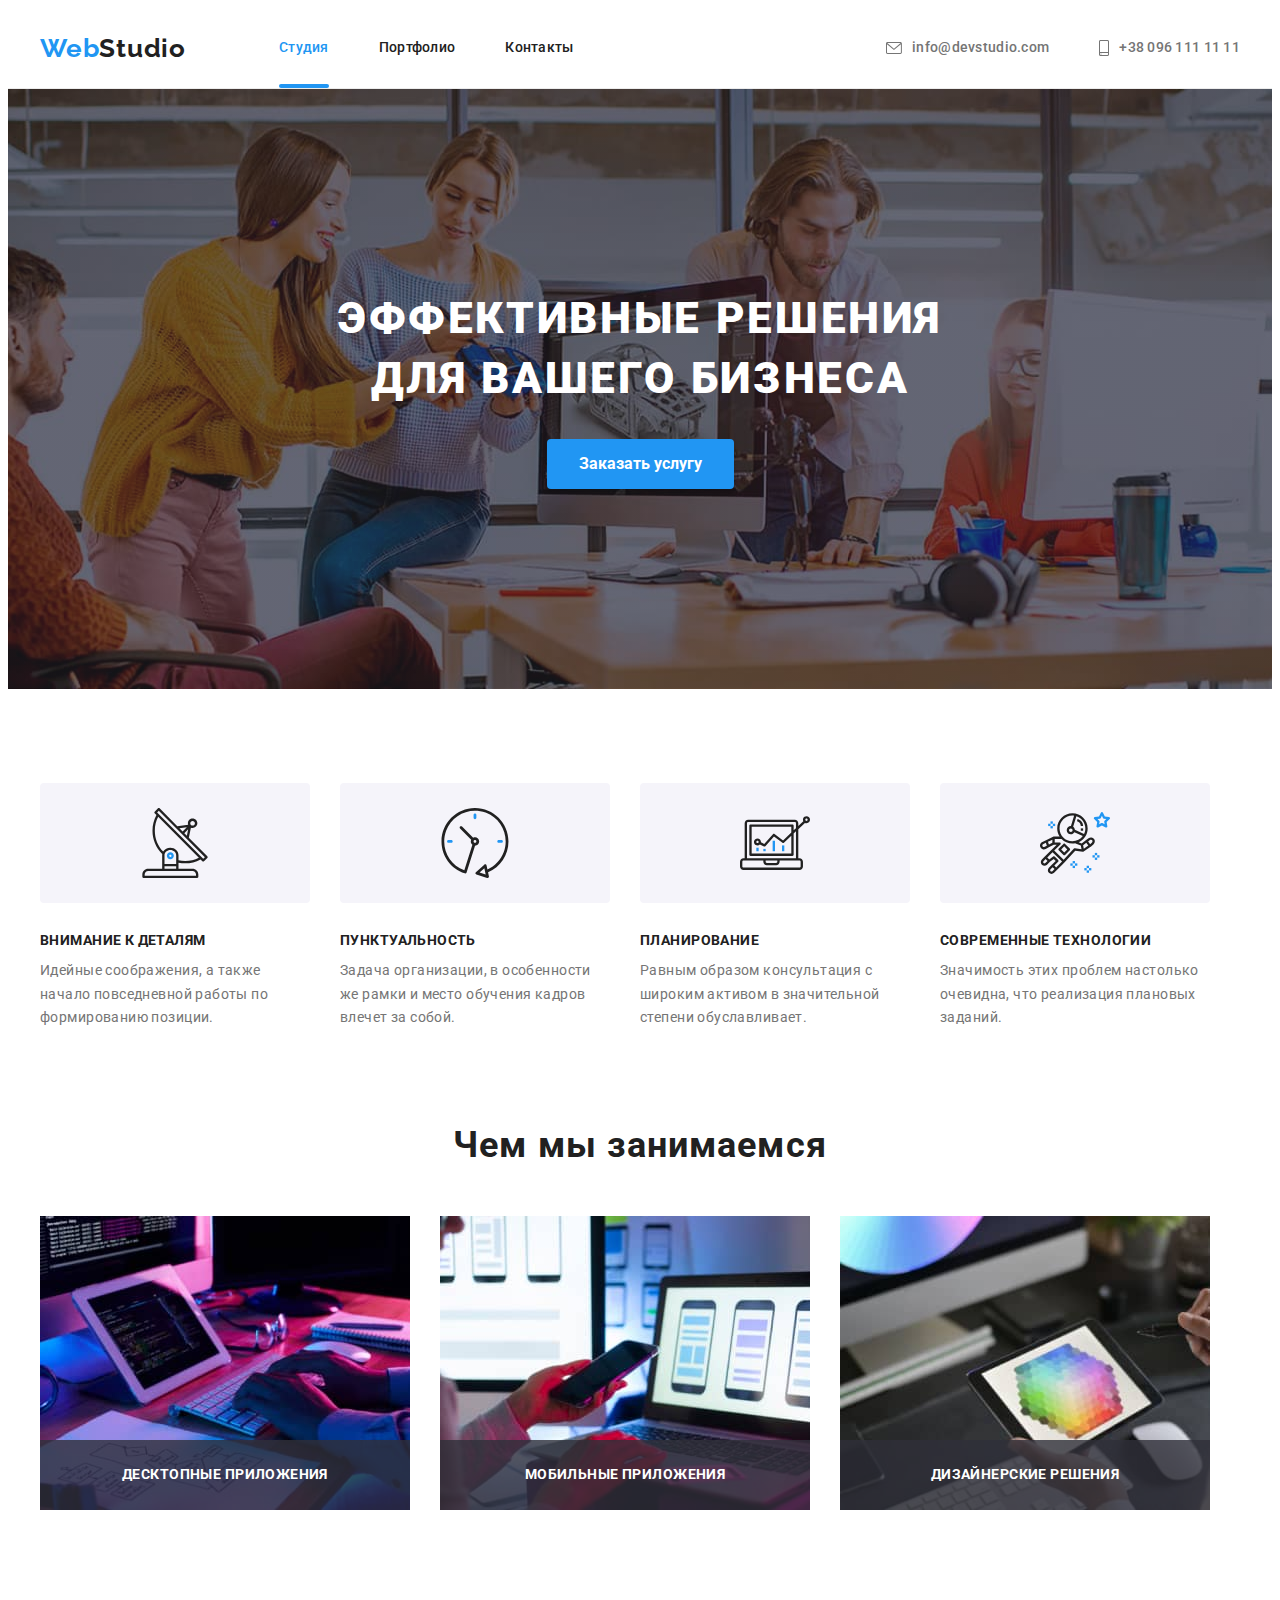
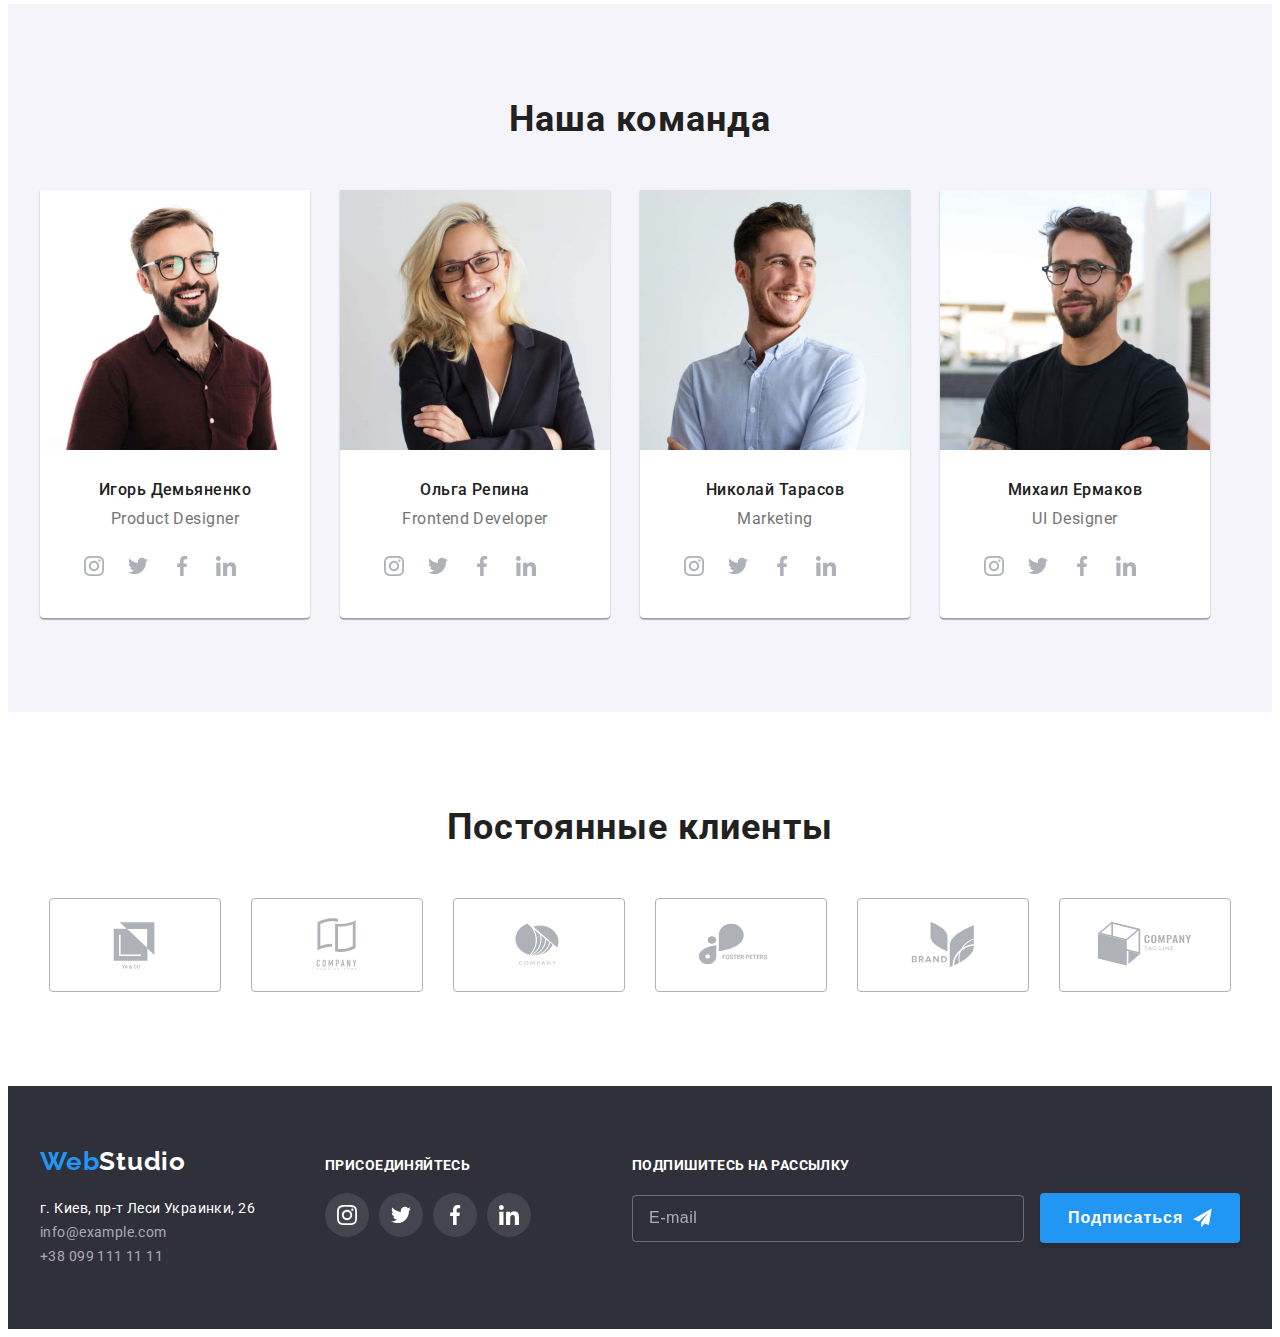
<file: index.html>
<!DOCTYPE html>
<html lang="ru">

<head>
  <meta charset="UTF-8" />
  <meta http-equiv="X-UA-Compatible" content="IE=edge" />
  <meta name="viewport" content="width=device-width, initial-scale=1.0" />
  <title>Студия</title>
  <link rel="stylesheet"
    href="https://cdnjs.cloudflare.com/ajax/libs/modern-normalize/1.1.0/modern-normalize.min.css"
    integrity="sha512-wpPYUAdjBVSE4KJnH1VR1HeZfpl1ub8YT/NKx4PuQ5NmX2tKuGu6U/JRp5y+Y8XG2tV+wKQpNHVUX03MfMFn9Q=="
    crossorigin="anonymous" referrerpolicy="no-referrer" />

  <link rel="preconnect" href="https://fonts.googleapis.com" />
  <link rel="preconnect" href="https://fonts.gstatic.com" crossorigin />
  <link
    href="https://fonts.googleapis.com/css2?family=Raleway:wght@700&family=Roboto:wght@400;500;700;900&display=swap"
    rel="stylesheet" />
  <link rel="stylesheet" href="./css/main.min.css" />
</head>

<body>
  <header class="header">
    <div class="container">
      <a class="header-logo logo link" href="./index.html">
        <span lang="en" class="logo__theme_dark logo__studio"><span
            class="logo__web">Web</span>Studio</span>
      </a>
      <nav class="header-nav">
        <ul class="nav-list list">
          <li class="item nav-list__item">
            <a class="link nav-list__link current" href="./index.html">Студия</a>
          </li>
          <li class="item nav-list__item">
            <a class="link nav-list__link" href="./portfolio.html">Портфолио</a>
          </li>
          <li class="item nav-list__item">
            <a class="link nav-list__link" href="">Контакты</a>
          </li>
        </ul>
      </nav>
      <ul class="header-contacts list">
        <li class="header-contacts__item item">
          <a class="header-contacts__mail link"
            href="mailto:info@devstudio.com">
            <svg class="header-contacts__icon" width="16" height="12">
              <use href="./images/sprite.svg#icon-envelope"></use>
            </svg>
            info@devstudio.com
          </a>
        </li>
        <li class="header-contacts__item item">
          <a class="header-contacts__tel link" href="tel:+380961111111">
            <svg class="header-contacts__icon" width="10" height="16">
              <use href="./images/sprite.svg#icon-smartphone"></use>
            </svg>+38 096 111 11 11
          </a>
        </li>
      </ul>
    </div>
  </header>
  <main>
    <section class="hero section">
      <div class="container">
        <h1 class="hero__title">Эффективные решения для вашего бизнеса</h1>
        <button type="button" class="hero__btn modal-btn" data-modal-open>Заказать услугу</button>
      </div>
    </section>
    <section class="peculiarities section no-padding">
      <div class="container">
        <h2 class="visually-hidden">Особенности</h2>
        <ul class="list peculiarities__list">
          <li class="peculiarities__item">
              <div class="peculiarities__svg">
                <svg class="peculiarities__icon" width="70" height="70">
                  <use href="./images/sprite.svg#icon-antenna"></use>
                </svg>
              </div>
            <h3 class="peculiarities__title">Внимание к деталям</h3>
            <p class="peculiarities__text">
              Идейные соображения, а также начало повседневной работы по
              формированию позиции.
            </p>
          </li>
          <li class="peculiarities__item">
              <div class="peculiarities__svg">
                <svg class="peculiarities__icon" width="70" height="70">
                  <use href="./images/sprite.svg#icon-clock"></use>
                </svg>
              </div>
            <h3 class="peculiarities__title">Пунктуальность</h3>
            <p class="peculiarities__text">
              Задача организации, в особенности же рамки и место обучения кадров
              влечет за собой.
            </p>
          </li>
          <li class="peculiarities__item">
              <div class="peculiarities__svg">
                <svg class="peculiarities__icon" width="70" height="70">
                  <use href="./images/sprite.svg#icon-diagram"></use>
                </svg>
              </div>
            <h3 class="peculiarities__title">Планирование</h3>
            <p class="peculiarities__text">
              Равным образом консультация с широким активом в значительной степени
              обуславливает.
            </p>
          </li>
          <li class="peculiarities__item">
              <div class="peculiarities__svg">
                <svg class="peculiarities__icon" width="70" height="70">
                  <use href="./images/sprite.svg#icon-astronaut"></use>
                </svg>
              </div>
            <h3 class="peculiarities__title">Современные технологии</h3>
            <p class="peculiarities__text">
              Значимость этих проблем настолько очевидна, что реализация плановых
              заданий.
            </p>
          </li>
        </ul>
      </div>
    </section>
    <section class="work section">
      <div class="container">
        <h2 class="work__title">Чем мы занимаемся</h2>
        <ul class="list work__list">
          <li class="work__item item">
            <div class="work__wrapper">
              <img src="./images/img-2.jpg" alt="Набор кода" width="370" />
              <h3 class="work__wrapper-overlay">
                Десктопные приложения
              </h3>
            </div>
          </li>
          <li class="work__item item">
            <div class="work__wrapper">
            <img src="./images/img-1.jpg" alt="Девушка держит телефон"
              width="370" />
              <h3 class="work__wrapper-overlay">
                Мобильные приложения
              </h3>
            </div>
          </li>
          <li class="work__item item">
            <div class="work__wrapper">
              <img src="./images/img-3.jpg" alt="Палитра цветов" width="370" />
              <h3 class="work__wrapper-overlay">
              Дизайнерские решения
              </h3>
            </div>
          </li>
        </ul>
      </div>
    </section>
    <section class="team section">
      <div class="container">
        <h2 class="team__title">Наша команда</h2>
        <ul class="list team__list">
          <li class="team__item">
            <img src="./images/our-command/img-1.jpg" alt="Мужчина в очках"
              width="270" />
            <div class="team__object">
                  <h3 class="team__pretext">Игорь Демьяненко</h3>
                  <p lang="en" class="team__text">Product Designer</p>
                  <ul class="social-list">
                    <li class="social-list-item">
                      <a href="" class="social-list-link" target="blank" rel="noopener noreferrer">
                          <svg class="social-list-icon" width="20" height="20">
                            <use href="./images/sprite.svg#icon-instagram"></use>
                          </svg>
                      </a>
                      <a href="" class="social-list-link" target="blank" rel="noopener noreferrer">
                          <svg class="social-list-icon" width="20" height="20">
                            <use href="./images/sprite.svg#icon-twitter"></use>
                          </svg>
                      </a>
                      <a href="" class="social-list-link" target="blank" rel="noopener noreferrer">
                          <svg class="social-list-icon" width="20" height="20">
                            <use href="./images/sprite.svg#icon-facebook"></use>
                          </svg>
                      </a>
                      <a href="" class="social-list-link" target="blank" rel="noopener noreferrer">
                          <svg class="social-list-icon" width="20" height="20">
                            <use href="./images/sprite.svg#icon-linkedin"></use>
                          </svg>
                      </a>
                    </li>
                  </ul>
            </div>
          </li>
          <li class="team__item">
            <img src="./images/our-command/img-2.jpg" alt="Женщина в костюме"
              width="270" />
            <div class="team__object">
                  <h3 class="team__pretext">Ольга Репина</h3>
                  <p lang="en" class="team__text">Frontend Developer</p>
                  <ul class="social-list">
                    <li class="social-list-item">
                      <a href="" class="social-list-link" target="blank" rel="noopener noreferrer">
                        <svg class="social-list-icon" width="20" height="20">
                          <use href="./images/sprite.svg#icon-instagram"></use>
                        </svg>
                      </a>
                      <a href="" class="social-list-link" target="blank" rel="noopener noreferrer">
                        <svg class="social-list-icon" width="20" height="20">
                          <use href="./images/sprite.svg#icon-twitter"></use>
                        </svg>
                      </a>
                      <a href="" class="social-list-link" target="blank" rel="noopener noreferrer">
                        <svg class="social-list-icon" width="20" height="20">
                          <use href="./images/sprite.svg#icon-facebook"></use>
                        </svg>
                      </a>
                      <a href="" class="social-list-link" target="blank" rel="noopener noreferrer">
                        <svg class="social-list-icon" width="20" height="20">
                          <use href="./images/sprite.svg#icon-linkedin"></use>
                        </svg>
                      </a>
                    </li>
                  </ul>
            </div>
          </li>
          <li class="team__item">
            <img src="./images/our-command/img-3.jpg" alt="Молодой парень"
              width="270" />
            <div class="team__object">
                  <h3 class="team__pretext">Николай Тарасов</h3>
                  <p lang="en" class="team__text">Marketing</p>
                  <ul class="social-list">
                    <li class="social-list-item">
                      <a href="" class="social-list-link" target="blank" rel="noopener noreferrer">
                        <svg class="social-list-icon" width="20" height="20">
                          <use href="./images/sprite.svg#icon-instagram"></use>
                        </svg>
                      </a>
                      <a href="" class="social-list-link" target="blank" rel="noopener noreferrer">
                        <svg class="social-list-icon" width="20" height="20">
                          <use href="./images/sprite.svg#icon-twitter"></use>
                        </svg>
                      </a>
                      <a href="" class="social-list-link" target="blank" rel="noopener noreferrer">
                        <svg class="social-list-icon" width="20" height="20">
                          <use href="./images/sprite.svg#icon-facebook"></use>
                        </svg>
                      </a>
                      <a href="" class="social-list-link" target="blank" rel="noopener noreferrer">
                        <svg class="social-list-icon" width="20" height="20">
                          <use href="./images/sprite.svg#icon-linkedin"></use>
                        </svg>
                      </a>
                    </li>
                  </ul>
            </div>
          </li>
          <li class="team__item">         
            <img src="./images/our-command/img-4.jpg" alt="Парень ИТшник"
              width="270" />
            <div class="team__object">
                  <h3 class="team__pretext">Михаил Ермаков</h3>
                  <p lang="en" class="team__text">UI Designer</p>
                  <ul class="social-list list">
                    <li class="social-list-item">
                      <a href="" class="social-list-link" target="blank" rel="noopener noreferrer">
                        <svg class="social-list-icon" width="20" height="20">
                          <use href="./images/sprite.svg#icon-instagram"></use>
                        </svg>
                      </a>
                      <a href="" class="social-list-link" target="blank" rel="noopener noreferrer">
                        <svg class="social-list-icon" width="20" height="20">
                          <use href="./images/sprite.svg#icon-twitter"></use>
                        </svg>
                      </a>
                      <a href="" class="social-list-link" target="blank" rel="noopener noreferrer">
                        <svg class="social-list-icon" width="20" height="20">
                          <use href="./images/sprite.svg#icon-facebook"></use>
                        </svg>
                      </a>
                      <a href="" class="social-list-link" target="blank" rel="noopener noreferrer">
                        <svg class="social-list-icon" width="20" height="20">
                          <use href="./images/sprite.svg#icon-linkedin"></use>
                        </svg>
                      </a>
                    </li>
                  </ul>
            </div>
          </li>
        </ul>
      </div>
    </section>
    <section class="customers section">
      <div class="container">
          <h2 class="customers__title">Постоянные клиенты</h2>
          <ul class="customers__list">
            <li class="item customers__item">
              <a class="link customers__link" href="" target="blank" rel="noopener noreferrer">
                <svg class="customers__icon" width="106" height="60">
                  <use href="./images/sprite.svg#icon-logo1"></use>
                </svg>
              </a>
            </li>
            <li class="item customers__item">
              <a class="link customers__link" href="" target="blank" rel="noopener noreferrer">
                <svg class="customers__icon" width="106" height="60">
                  <use href="./images/sprite.svg#icon-logo2"></use>
                </svg>
              </a>
            </li>
            <li class="item customers__item">
              <a class="link customers__link" href="" target="blank" rel="noopener noreferrer">
                <svg class="customers__icon" width="106" height="60">
                  <use href="./images/sprite.svg#icon-logo3"></use>
                </svg>
              </a>
            </li>
            <li class="item customers__item">
              <a class="link customers__link" href="" target="blank" rel="noopener noreferrer">
                <svg class="customers__icon" width="106" height="60">
                  <use href="./images/sprite.svg#icon-logo4"></use>
                </svg>
              </a>
            </li>
            <li class="item customers__item">
              <a class="link customers__link" href="" target="blank" rel="noopener noreferrer">
                <svg class="customers__icon" width="106" height="60">
                  <use href="./images/sprite.svg#icon-logo5"></use>
                </svg>
              </a>
            </li>
            <li class="item customers__item">
              <a class="link customers__link" href="" target="blank" rel="noopener noreferrer">
                <svg class="customers__icon" width="106" height="60">
                  <use href="./images/sprite.svg#icon-logo6"></use>
                </svg>
              </a>
            </li>
          </ul>
        </div>
    </section>
  </main>
  <footer>
    <div class="container">
      <div class="footer-address">
        <a class="link link-footer logo" href="./index.html">
          <span lang="en" class="logo__theme_light logo__studio"><span
              class="logo__web">Web</span>Studio</span>
        </a>
        <address class="address">
          <ul class="address-list list">
            <li class="address-item item">
              <a class="link footer-map"
                href="https://www.google.com/maps/place/%D0%B1%D1%83%D0%BB.+%D0%9B%D0%B5%D1%81%D0%B8+%D0%A3%D0%BA%D1%80%D0%B0%D0%B8%D0%BD%D0%BA%D0%B8,+26,+%D0%9A%D0%B8%D0%B5%D0%B2,+02000/data=!4m2!3m1!1s0x40d4cf0e033ecbe9:0x57a4dffefec77da0?sa=X&ved=2ahUKEwj216616OH0AhXkoosKHXj5BrwQ8gF6BAgFEAE"
                target="_blank" rel="noopener noreferrer">г. Киев, пр-т Леси
                Украинки, 26</a>
            </li>
            <li class="item">
              <a class="link footer-mail"
                href="mailto:info@example.com">info@example.com</a>
            </li>
            <li class="item">
              <a class="link footer-tel" href="tel:+380991111111" >+38 099 111 11
                11</a>
            </li>
          </ul>
        </address>
      </div>
      <div class="footer-social">
        <p class="footer-social-text">
          присоединяйтесь
        </p>
        <ul class="footer-social-list list">
          <li class="footer-social-item item">
            <a href="" class="footer-social-link link" target="blank" rel="noopener noreferrer">
              <svg class="footer-social-icon"  width="20" height="20">
                <use href="./images/sprite.svg#icon-instagram"></use>
              </svg>
            </a>
          </li>
          <li class="footer-social-item item">
            <a href="" class="footer-social-link link" target="blank" rel="noopener noreferrer">
              <svg class="footer-social-icon"  width="20" height="20">
                <use href="./images/sprite.svg#icon-twitter"></use>
              </svg>
            </a>
          </li>
          <li class="footer-social-item item">
            <a href="" class="footer-social-link  link" target="blank" rel="noopener noreferrer">
              <svg class="footer-social-icon"  width="20" height="20">
                <use href="./images/sprite.svg#icon-facebook"></use>
              </svg>
            </a>
          </li>
          <li class="footer-social-item item">
            <a href="" class="footer-social-link link" target="blank" rel="noopener noreferrer">
              <svg class="footer-social-icon" width="20" height="20">
                <use href="./images/sprite.svg#icon-linkedin"></use>
              </svg>
            </a>
          </li>
        </ul>
      </div>
      <div class="footer-subscribe">
        <p class="footer-subscribe-text">
          Подпишитесь на рассылку
        </p>
        <form >
          <label class="footer-subscribe-label">
            <input class="footer-subscribe-email" type="email" name="email-subscribe" placeholder="E-mail" required>
          </label>
          <button class="footer-subscribe-btn" type="submit">
          Подписаться
            <svg class="footer-subscribe-icon" width="24" height="24">
              <use href="./images/sprite.svg#icon-telegram"></use>
            </svg>
          </button>

        </form>
      </div>
    </div>
  </footer>
  
              
  <div class="backdrop is-hidden" data-modal>
    <div class="modal">
      <button class="modal-close-btn" type="button" data-modal-close>
        <svg class="modal-close-icon" width="18" height="18">
          <use href="./images/sprite.svg#icon-close"></use>
        </svg>
      </button>
      <form class="contact-form">
        <p class="contact-form-title">
          Оставьте свои данные, мы вам перезвоним
        </p>

        
          <label class="contact-form-field" for="user_name">
            Имя</label>
          <div class="contact-form-input-wrapper">
            <input class="contact-form-input" type="text" name="user_name" id="user_name"
              required>
            <svg class="contact-form-input-icon" width="18" height="18">
              <use href="./images/sprite.svg#icon-person"></use>
            </svg>
          </div>
         
          
          <label class="contact-form-field" for="user_tel">Телефон</label>
          <div class="contact-form-input-wrapper">
            <input class="contact-form-input" type="tel" name="user_tel" id="user_tel"
              required>
              <svg class="contact-form-input-icon" width="18" height="18">
              <use href="./images/sprite.svg#icon-phone"></use>
            </svg>
          </div>

        
          <label class="contact-form-field" for="user_email">Почта</label>
          <div class="contact-form-input-wrapper">
            <input class="contact-form-input" type="email" name="user_email" id="user_email"
              required>
            <svg class="contact-form-input-icon" width="18" height="18">
              <use href="./images/sprite.svg#icon-email"></use>
            </svg>
          </div>

        
          <label class="contact-form-field" for="user_message">Комментарий</label>
          <textarea class="contact-form-message" name="user_message" id="user_message"
            placeholder="Введите текст"></textarea>
    
        <div class="contact-form-checkbox-wrapper">
          <input class="contact-form-checkbox visually-hidden" type="checkbox"
            name="accept_policy" id="accept_policy" required>
          <label class="contact-form-checkbox-label" for="accept_policy">Соглашаюсь с
            рассылкой и принимаю&nbsp;
            <a class="checkbox-agreement" href="" target="blank"
              rel="noopener noreferrer">Условия договора</a></label>
        </div>

        <button class="contact-form-submit modal-btn" type="submit">Отправить</button>
      </form>
    </div>
  </div>

<script src="./js/modal.js"></script>
  </body>
</html>
</file>
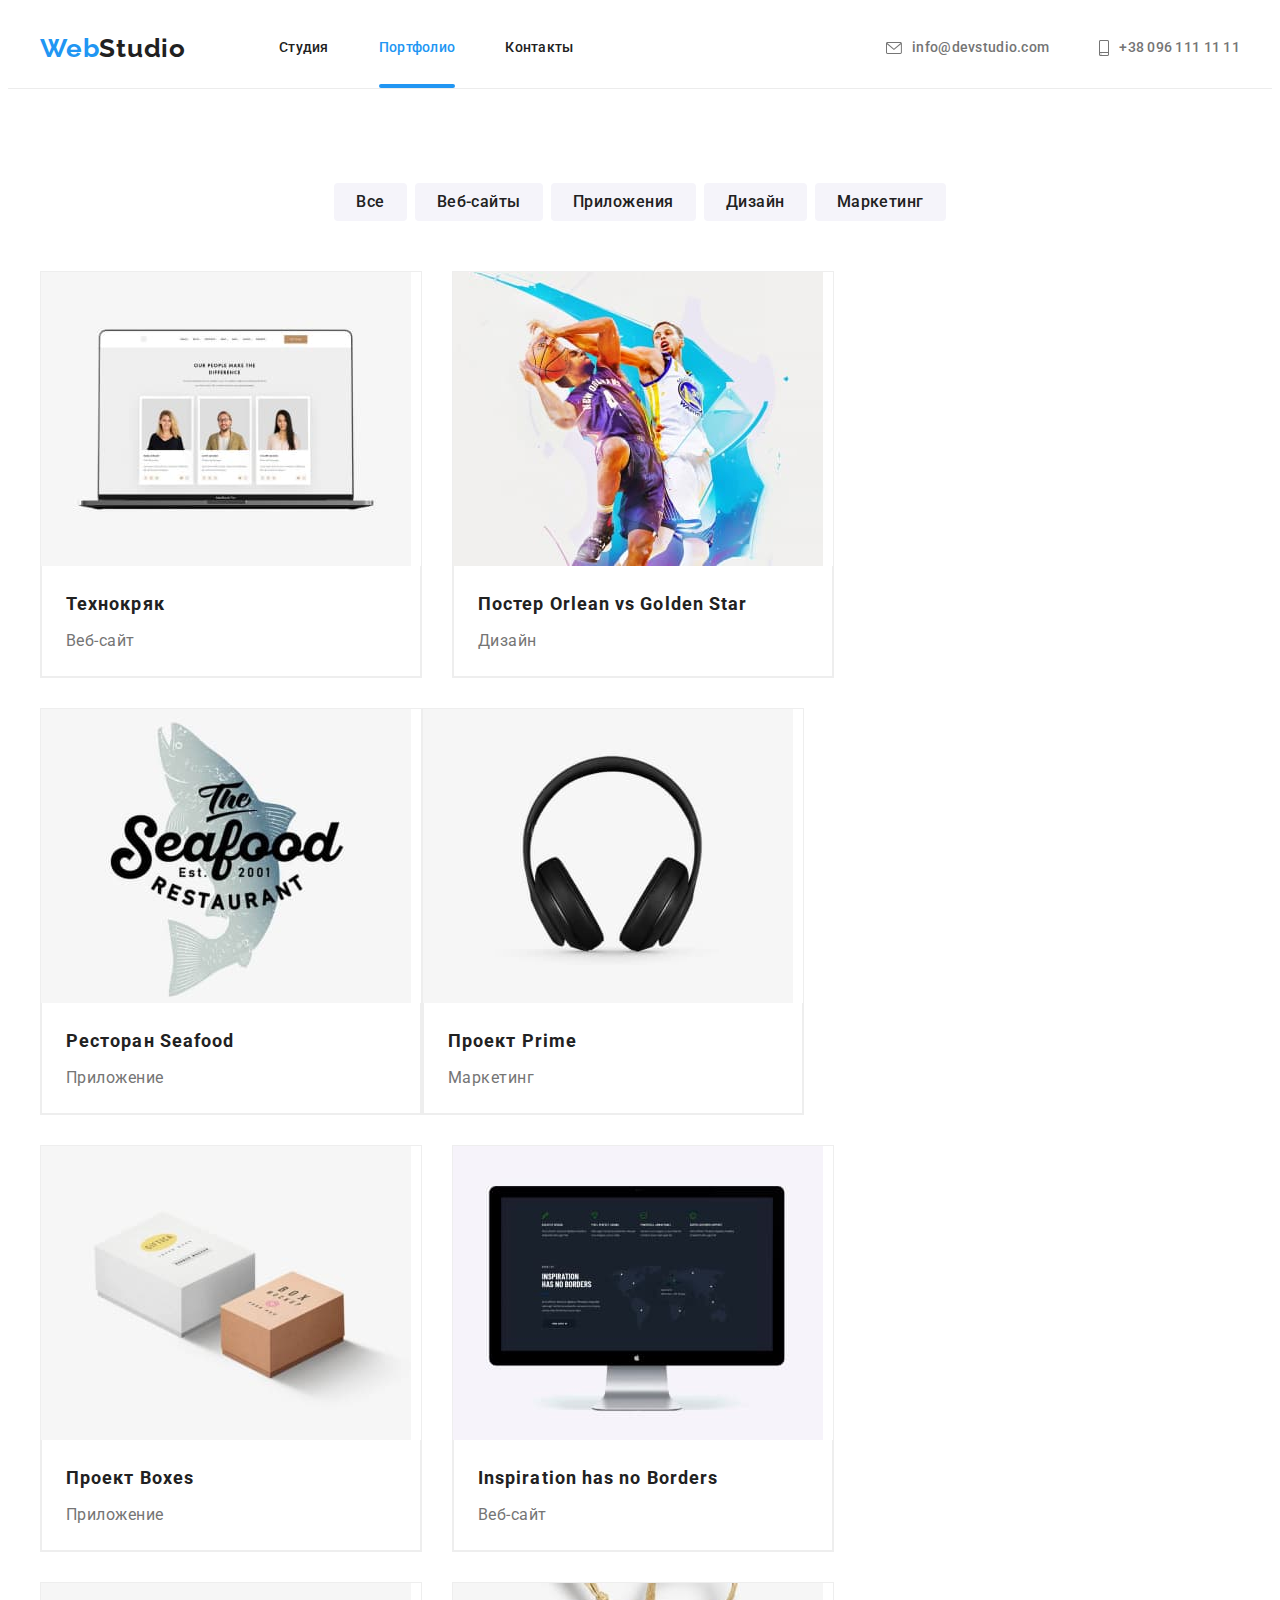
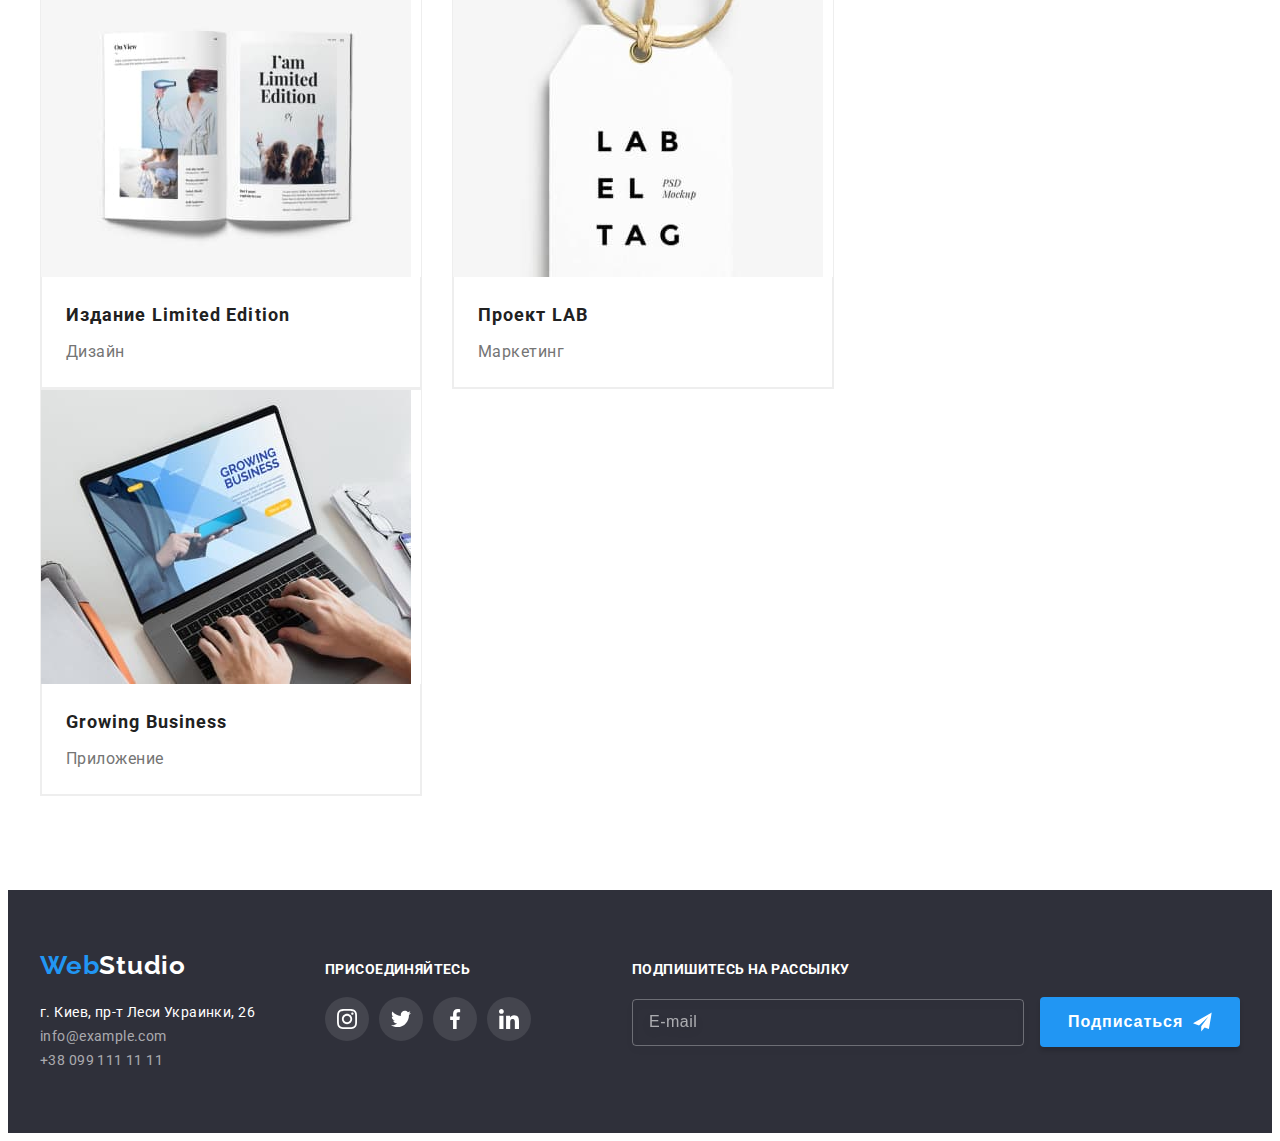
<file: portfolio.html>
<!DOCTYPE html>
<html lang="ru">

<head>
  <meta charset="UTF-8" />
  <meta http-equiv="X-UA-Compatible" content="IE=edge" />
  <meta name="viewport" content="width=device-width, initial-scale=1.0" />
  <title>Портфолио</title>
  <link rel="stylesheet"
    href="https://cdnjs.cloudflare.com/ajax/libs/modern-normalize/1.1.0/modern-normalize.min.css"
    integrity="sha512-wpPYUAdjBVSE4KJnH1VR1HeZfpl1ub8YT/NKx4PuQ5NmX2tKuGu6U/JRp5y+Y8XG2tV+wKQpNHVUX03MfMFn9Q=="
    crossorigin="anonymous" referrerpolicy="no-referrer" />

  <link rel="preconnect" href="https://fonts.googleapis.com" />
  <link rel="preconnect" href="https://fonts.gstatic.com" crossorigin />
  <link
    href="https://fonts.googleapis.com/css2?family=Raleway:wght@700&family=Roboto:wght@400;500;700;900&display=swap"
    rel="stylesheet" />

  <link rel="stylesheet" href="./css/main.min.css" />
</head>

<body>
  <header class="header">
    <div class="container">
      <a class="header-logo logo link" href="./index.html">
        <span lang="en" class="logo__theme_dark logo__studio"><span
            class="logo__web">Web</span>Studio</span>
      </a>
      <nav class="header-nav">
        <ul class="nav-list list">
          <li class="item nav-list__item">
            <a class="link nav-list__link" href="./index.html">Студия</a>
          </li>
          <li class="item nav-list__item">
            <a class="link nav-list__link current" href="./portfolio.html">Портфолио</a>
          </li>
          <li class="item nav-list__item">
            <a class="link nav-list__link" href="">Контакты</a>
          </li>
        </ul>
      </nav>
      <ul class="header-contacts list">
        <li class="header-contacts__item item">
          <a class="header-contacts__mail link" href="mailto:info@devstudio.com">
            <svg class="header-contacts__icon" width="16" height="12">
              <use href="./images/sprite.svg#icon-envelope"></use>
            </svg>
            info@devstudio.com
          </a>
        </li>
        <li class="header-contacts__item item">
          <a class="header-contacts__tel link" href="tel:+380961111111">
            <svg class="header-contacts__icon" width="10" height="16">
              <use href="./images/sprite.svg#icon-smartphone"></use>
            </svg>+38 096 111 11 11
          </a>
        </li>
      </ul>
    </div>
  </header>
    <main>
      <section class="projects section">
        <div class="container">
              <h2 class="visually-hidden">Проекты</h2>
              <ul class="list filters-list">
                <li class="filters-item item">
                  <button class="filters-btn" type="button">Все</button>
                </li>
                <li class="filters-item item">
                  <button class="filters-btn" type="button">Веб-сайты</button>
                </li>
                <li class="filters-item item">
                  <button class="filters-btn" type="button">Приложения</button>
                </li>
                <li class="filters-item item">
                  <button class="filters-btn" type="button">Дизайн</button>
                </li>
                <li class="filters-item item">
                  <button class="filters-btn" type="button">Маркетинг</button>
                </li>
              </ul>
          
            
              <ul class="list projects-list">
                <li class="item">
                  <a class="projects-link link" href>
                  <div class="projects-img-overlay">
                    <img src="./images/portfolio/portfolio-1.jpg" alt="ноутбук" width="370"
                      height="294" />
                    <p class="projects-text-overlay">
                    Ресурс предлагает комплексные предложения с разным уровнем функционала и сервисов. Все это позволит посетителю получить исчерпывающие сведения о компании или частном лице.
                    </p> 
                  </div>
                  <div class="object">
                    <h3 class="projects-title">Технокряк</h3>
                     <p class="projects-text">Веб-сайт</p>
                  </div> 
                  
                  </a>
                </li>
                <li class="item">
                  <a class="projects-link link" href>
                  <div class="projects-img-overlay">
                    <img src="./images/portfolio/portfolio-2.jpg" alt="игра по баскетболу"
                      width="370" height="294" />
                    <p class="projects-text-overlay">
                      Ресурс предлагает комплексные предложения с разным уровнем функционала и
                      сервисов. Все это позволит посетителю получить исчерпывающие сведения о
                      компании или частном лице.
                    </p>
                  </div>
                  <div class="object">
                    <h3 class="projects-title">Постер <span lang="en"> Orlean vs Golden Star</span></h3>
                    <p class="projects-text">Дизайн</p>
                  </div>
                  </a> 
                </li>
                <li class="item">
                  <a class="projects-link link" href>
                  <div class="projects-img-overlay">
                    <img src="./images/portfolio/portfolio-3.jpg" alt="ресторан морепродуктов"
                      width="370" height="294" />
                    <p class="projects-text-overlay">
                      Ресурс предлагает комплексные предложения с разным уровнем функционала и
                      сервисов. Все это позволит посетителю получить исчерпывающие сведения о
                      компании или частном лице.
                    </p>
                  </div>
                  <div class="object">
                    <h3 class="projects-title">Ресторан <span lang="en">Seafood</span></h3>
                    <p class="projects-text">Приложение</p>
                  </div>
                  </a> 
                </li>
                <li class="item">
                  <a class="projects-link link" href>
                  <div class="projects-img-overlay">
                    <img src="./images/portfolio/portfolio-4.jpg" alt="наушники" width="370"
                      height="294" />
                    <p class="projects-text-overlay">
                      Ресурс предлагает комплексные предложения с разным уровнем функционала и
                      сервисов. Все это позволит посетителю получить исчерпывающие сведения о
                      компании или частном лице.
                    </p>
                  </div>
                   <div class="object">
                    <h3 class="projects-title">Проект <span lang="en">Prime</span></h3>
                     <p class="projects-text">Маркетинг</p>
                  </div>
                  </a> 
                </li>
                <li class="item">
                  <a class="projects-link link" href>
                  <div class="projects-img-overlay">
                  <img src="./images/portfolio/portfolio-5.jpg" alt="Две каробки" width="370"
                    height="294" />
                    <p class="projects-text-overlay">
                      Ресурс предлагает комплексные предложения с разным уровнем функционала и
                      сервисов. Все это позволит посетителю получить исчерпывающие сведения о
                      компании или частном лице.
                    </p>
                  </div>
                  <div class="object">
                     <h3 class="projects-title">Проект <span lang="en">Boxes</span></h3>
                     <p class="projects-text">Приложение</p>
                  </div>
                  </a> 
                </li>
                <li class="item">
                  <a class="projects-link link" href>
                  <div class="projects-img-overlay">
                    <img src="./images/portfolio/portfolio-6.jpg" alt="монитор Мас" width="370"
                      height="294" />
                    <p class="projects-text-overlay">
                      Ресурс предлагает комплексные предложения с разным уровнем функционала и
                      сервисов. Все это позволит посетителю получить исчерпывающие сведения о
                      компании или частном лице.
                    </p>
                  </div>
                  <div class="object">
                    <h3 class="projects-title"><span lang="en">Inspiration has no Borders</span></h3>
                    <p class="projects-text">Веб-сайт</p>
                  </div>
                  </a>
                </li>
                <li class="item">
                  <a class="projects-link link" href>
                  <div class="projects-img-overlay">
                    <img src="./images/portfolio/portfolio-7.jpg" alt="книга" width="370"
                      height="294" />
                    <p class="projects-text-overlay">
                      Ресурс предлагает комплексные предложения с разным уровнем функционала и
                      сервисов. Все это позволит посетителю получить исчерпывающие сведения о
                      компании или частном лице.
                    </p>
                  </div>
                  <div class="object">
                    <h3 class="projects-title">Издание <span lang="en">Limited Edition</span></h3>
                    <p class="projects-text">Дизайн</p>
                  </div>
                  </a>
                </li>
                <li class="item">
                  <a class="projects-link link" href>
                  <div class="projects-img-overlay">
                    <img src="./images/portfolio/portfolio-8.jpg" alt="Етикетка" width="370"
                      height="294" />
                    <p class="projects-text-overlay">
                      Ресурс предлагает комплексные предложения с разным уровнем функционала и
                      сервисов. Все это позволит посетителю получить исчерпывающие сведения о
                      компании или частном лице.
                    </p>
                  </div>
                  <div class="object">
                    <h3 class="projects-title">Проект <span lang="en">LAB</span></h3>
                    <p class="projects-text">Маркетинг</p>
                  </div>
                  </a> 
                </li>
                <li class="item">
                  <a class="projects-link link" href>
                  <div class="projects-img-overlay">
                    <img src="./images/portfolio/portfolio-9.jpg" alt="Печать на ноутбуке"
                      width="370" height="294" />
                    <p class="projects-text-overlay">
                      Ресурс предлагает комплексные предложения с разным уровнем функционала и
                      сервисов. Все это позволит посетителю получить исчерпывающие сведения о
                      компании или частном лице.
                    </p>
                  </div>
                  <div class="object">
                    <h3 class="projects-title"><span lang="en">Growing Business</span></h3>
                    <p class="projects-text">Приложение</p>
                  </div>
                  </a> 
                </li>
              </ul>
        </div>
      </section>
    </main>
  <footer>
    <div class="container">
      <div class="footer-address">
        <a class="link link-footer logo" href="./index.html">
          <span lang="en" class="logo__theme_light logo__studio"><span
              class="logo__web">Web</span>Studio</span>
        </a>
        <address class="address">
          <ul class="address-list list">
            <li class="address-item item">
              <a class="link footer-map"
                href="https://www.google.com/maps/place/%D0%B1%D1%83%D0%BB.+%D0%9B%D0%B5%D1%81%D0%B8+%D0%A3%D0%BA%D1%80%D0%B0%D0%B8%D0%BD%D0%BA%D0%B8,+26,+%D0%9A%D0%B8%D0%B5%D0%B2,+02000/data=!4m2!3m1!1s0x40d4cf0e033ecbe9:0x57a4dffefec77da0?sa=X&ved=2ahUKEwj216616OH0AhXkoosKHXj5BrwQ8gF6BAgFEAE"
                target="_blank" rel="noopener noreferrer">г. Киев, пр-т Леси
                Украинки, 26</a>
            </li>
            <li class="item">
              <a class="link footer-mail"
                href="mailto:info@example.com">info@example.com</a>
            </li>
            <li class="item">
              <a class="link footer-tel" href="tel:+380991111111">+38 099 111 11
                11</a>
            </li>
          </ul>
        </address>
      </div>
      <div class="footer-social">
        <p class="footer-social-text">
          присоединяйтесь
        </p>
        <ul class="footer-social-list list">
          <li class="footer-social-item item">
            <a href="" class="footer-social-link link" target="blank"
              rel="noopener noreferrer">
              <svg class="footer-social-icon" width="20" height="20">
                <use href="./images/sprite.svg#icon-instagram"></use>
              </svg>
            </a>
          </li>
          <li class="footer-social-item item">
            <a href="" class="footer-social-link link" target="blank"
              rel="noopener noreferrer">
              <svg class="footer-social-icon" width="20" height="20">
                <use href="./images/sprite.svg#icon-twitter"></use>
              </svg>
            </a>
          </li>
          <li class="footer-social-item item">
            <a href="" class="footer-social-link  link" target="blank"
              rel="noopener noreferrer">
              <svg class="footer-social-icon" width="20" height="20">
                <use href="./images/sprite.svg#icon-facebook"></use>
              </svg>
            </a>
          </li>
          <li class="footer-social-item item">
            <a href="" class="footer-social-link link" target="blank"
              rel="noopener noreferrer">
              <svg class="footer-social-icon" width="20" height="20">
                <use href="./images/sprite.svg#icon-linkedin"></use>
              </svg>
            </a>
          </li>
        </ul>
      </div>
      <div class="footer-subscribe">
        <p class="footer-subscribe-text">
          Подпишитесь на рассылку
        </p>
        <form>
          <label class="footer-subscribe-label">
            <input class="footer-subscribe-email" type="email" name="email-subscribe"
              placeholder="E-mail" required>
          </label>
          <button class="footer-subscribe-btn" type="submit">
            Подписаться
            <svg class="footer-subscribe-icon" width="24" height="24">
              <use href="./images/sprite.svg#icon-telegram"></use>
            </svg>
          </button>
      
        </form>
      </div>
    </div>
  </footer>
</body>
    
</html>
</file>
<file: css/main.min.css>
:root{--primary-font-family:'Roboto', sans-serif;--secondary-font-family: 'Raleway', sans-serif;--primary-text-color: #212121;--text-color: #757575;--accent-color: #2196f3;--white-text-color: #ffffff;--icon-color: #afb1b8;--acitv-accent-color: #188ce8;--timing-function: cubic-bezier(0.4, 0, 0.2, 1)}.visually-hidden{position:absolute;white-space:nowrap;width:1px;height:1px;overflow:hidden;border:0;padding:0;clip:rect(0 0 0 0);clip-path:inset(50%);margin:-1px}body{font-family:var(--primary-font-family);color:var(--primary-text-color)}p,h1,h2,h3,h4,h5,h6,p{margin:0}ul,ol{margin:0;padding-left:0;list-style-type:none}.list{list-style:none}.link{text-decoration:none}button{cursor:pointer}img{display:block}.section{padding-top:94px;padding-bottom:94px}.no-padding{padding-bottom:0}.container{width:1200px;margin:0 auto;padding-left:15px;padding-right:15px}.logo__studio{font-family:var(--secondary-font-family);font-weight:700;font-size:26px;line-height:1.19;letter-spacing:0.03em}.logo__web{color:var(--accent-color)}.logo__theme_dark{color:var(--primary-text-color)}.logo__theme_light{color:var(--white-text-color)}.modal-btn{font-weight:700;font-size:16px;font-family:inherit;border:none;transition:background 250ms var(--timing-function);color:var(--white-text-color);background:var(--accent-color);box-shadow:0px 4px 4px rgba(0,0,0,0.15);border-radius:4px}.modal-btn:hover,.modal-btn:focus{background:var(--acitv-accent-color)}.social-list-item{display:flex;padding-left:32px;padding-right:32px}.social-list-item:not(:last-child){margin-right:10px}.social-list-link{display:flex;align-items:center;justify-content:center;width:44px;height:44px;border-radius:50%;background-color:var(--white-text-color);transition:background-color 250ms var(--timing-function)}.social-list-link:hover,.social-list-link:focus{background-color:var(--accent-color)}.social-list-icon{fill:var(--icon-color);transition:fill 250ms var(--timing-function)}.social-list-link:hover .social-list-icon,.social-list-link:focus .social-list-icon{fill:var(--white-text-color)}.footer-social-list{display:flex}.footer-social-item:not(:last-child){margin-right:10px}.footer-social-link{display:flex;align-items:center;justify-content:center;width:44px;height:44px;border-radius:50%;background:rgba(255,255,255,0.1);transition:background-color 250ms var(--timing-function)}.footer-social-link:hover,.footer-social-link:focus{background-color:var(--accent-color)}.footer-social-icon{fill:var(--white-text-color);transition:fill 250ms var(--timing-function)}.footer-social-link:hover .footer-social-icon,.footer-social-link:focus .footer-social-icon{fill:var(--white-text-color)}.backdrop{position:fixed;top:0;left:0;width:100vw;height:100vh;background-color:rgba(0,0,0,0.2);transition:opacity 250ms linear, visibility 250ms linear, transform 250ms linear}.backdrop.is-hidden{opacity:0;visibility:hidden;pointer-events:none;transform:scale(0.4)}.modal{position:absolute;top:50%;left:50%;transform:translate(-50%, -50%);width:528px;height:581px;padding:40px;background:var(--white-text-color);box-shadow:0px 1px 3px rgba(0,0,0,0.12),0px 1px 1px rgba(0,0,0,0.14),0px 2px 1px rgba(0,0,0,0.2);border-radius:4px}.modal-close-btn{position:absolute;width:30px;height:30px;top:8px;right:8px;display:flex;justify-content:center;align-items:center;padding:0;background:var(--white-text-color);border:1px solid rgba(0,0,0,0.1);border-radius:50%}.contact-form-title{font-weight:700;font-size:20px;line-height:1.15;letter-spacing:0.03em;margin-bottom:12px;text-align:center;color:var(--primary-text-color)}.contact-form-field{display:block;margin-bottom:4px;font-size:12px;line-height:1.167;letter-spacing:0.01em;color:var(--text-color)}.contact-form-input-wrapper{margin-bottom:10px;position:relative}.contact-form-input{width:100%;height:40px;padding-left:42px;border:1px solid rgba(33,33,33,0.2);border-radius:4px;transition:border-color 250ms var(--timing-function)}.contact-form-input:focus{outline:none;border:1px solid var(--accent-color)}.contact-form-input:hover{cursor:pointer}.contact-form-input-icon{display:block;position:absolute;top:50%;left:12px;transform:translateY(-50%);fill:var(--primary-text-color);transition:fill 250ms var(--timing-function)}.contact-form-input:focus+.contact-form-input-icon{fill:var(--accent-color)}.contact-form-message{width:100%;height:120px;padding:12px 16px;margin-bottom:20px;resize:none;border:1px solid rgba(33,33,33,0.2);border-radius:4px;transition:border-color 250ms var(--timing-function)}.contact-form-message:focus{outline:none;border-color:var(--accent-color)}.contact-form-message:hover{cursor:pointer}.contact-form-message::placeholder{font-size:12px;line-height:1.167;letter-spacing:0.01em;color:rgba(117,117,117,0.5)}.contact-form-checkbox-wrapper{text-align:center;margin-bottom:30px}.contact-form-checkbox-label{display:flex;align-items:center;justify-content:center;font-size:14px;line-height:1.71;letter-spacing:0.03em;color:var(--text-color)}.contact-form-checkbox-label::before{display:inline-block;content:'';width:16px;height:15px;margin-right:8.38PX;border:1.7px solid var(--primary-text-color);cursor:pointer;border-radius:2px}.contact-form-checkbox:checked+.contact-form-checkbox-label::before{background-image:url(../images/modal/icon-check.png);background-size:contain;background-origin:border-box;border-color:transparent}.checkbox-agreement{color:var(--accent-color);transition:color 250ms var(--timing-function)}.checkbox-agreement:hover,.checkbox-agreement:focus{color:var(--acitv-accent-color)}.contact-form-submit{display:flex;align-items:center;justify-content:center;text-align:center;letter-spacing:0.06em;margin-left:auto;margin-right:auto;padding:10px 55px;line-height:1.88}.header{border-bottom:1px solid #ececec}.header .container{display:flex;align-items:center}.header-logo{margin-right:93px}.nav-list{display:flex}.nav-list>.item:not(:last-child){margin-right:50px}.nav-list__link{display:block;padding-top:32px;padding-bottom:32px;position:relative;color:var(--primary-text-color);transition:color 250ms var(--timing-function);font-weight:500;font-size:14px;line-height:1.14;letter-spacing:0.02em}.nav-list__link:hover,.nav-list__link:focus{color:var(--accent-color)}.nav-list__item>.current{color:var(--accent-color)}.current::after{content:"";position:absolute;left:0;bottom:0;display:block;width:100%;height:4px;border-radius:2px;background-color:var(--accent-color)}.header-contacts{display:flex;margin-left:auto;text-decoration:none}.header-contacts>.item:not(:last-child){margin-right:50px}.header-contacts__mail,.header-contacts__tel{display:flex;padding-top:32px;padding-bottom:32px;align-items:center;text-align:center;font-weight:500;font-size:14px;line-height:1.14;letter-spacing:0.02em;color:var(--text-color);transition:color 250ms var(--timing-function)}.header-contacts__mail:hover,.header-contacts__mail:focus,.header-contacts__tel:hover,.header-contacts__tel:focus{color:var(--accent-color)}.header-contacts__item:not(:last-child){margin-right:30px}.header-contacts__icon{display:flex;margin-right:10px;align-items:center;fill:currentColor}.header-contacts__icon:hover,.header-contacts__icon:focus{color:var(--accent-color)}.hero{max-width:1600px;margin:0 auto;padding:200px 0;text-align:center;background-image:linear-gradient(rgba(47,48,58,0.4), rgba(47,48,58,0.4)),url(../images/hero.jpg);background-repeat:no-repeat;background-position:center;background-size:1600px 600px;background-color:#C4C4C4}.hero__title{margin-bottom:30px;margin-left:auto;margin-right:auto;max-width:696px;font-weight:900;font-size:44px;line-height:1.36;text-align:center;letter-spacing:0.06em;text-transform:uppercase;color:var(--white-text-color)}.hero__btn{padding:10px 32px;line-height:1.875}.peculiarities{padding-top:94px}.peculiarities__title{margin-top:30px;margin-bottom:10px;font-weight:700;font-size:14px;line-height:1.14;letter-spacing:0.03em;text-transform:uppercase;color:var(--primary-text-color)}.peculiarities__list{display:flex;flex-wrap:wrap}.peculiarities__item{width:270px}.peculiarities__item:not(:last-child){margin-right:30px}.peculiarities__svg{display:flex;max-width:270px;height:120px;align-items:center;justify-content:center;background:#F5F4FA;border-radius:4px}.peculiarities__text{font-size:14px;line-height:1.71;letter-spacing:0.03em;color:var(--text-color)}.work__title{margin-bottom:50px;font-size:36px;line-height:1.1666;text-align:center;letter-spacing:0.03em;color:var(--primary-text-color)}.work__list{display:flex;flex-wrap:wrap}.work__item:not(:nth-child(3n)){margin-right:30px}.work__wrapper{position:relative}.work__wrapper img{z-index:-1}.work__wrapper-overlay{position:absolute;bottom:0;left:0;padding-top:27px;padding-bottom:27px;width:370px;font-size:14px;line-height:1.14;text-align:center;letter-spacing:0.03em;text-transform:uppercase;color:var(--white-text-color);background:rgba(47,48,58,0.8)}.team{background:#f5f4fa}.team__title{margin-bottom:50px;font-weight:700;font-size:36px;line-height:1.1666;text-align:center;letter-spacing:0.03em;color:var(--primary-text-color)}.team__list{display:flex;flex-wrap:wrap}.team__item{max-width:270px;background:var(--white-text-color);box-shadow:0px 1px 3px rgba(0,0,0,0.12),0px 1px 1px rgba(0,0,0,0.14),0px 2px 1px rgba(0,0,0,0.2);border-radius:0px 0px 4px 4px}.team__item:not(:nth-child(4n)){margin-right:30px}.team__object{padding-top:30px;padding-bottom:30px;text-align:center}.team__pretext{margin-bottom:10px;font-weight:500;font-size:16px;line-height:1.1875;letter-spacing:0.03em;color:var(--primary-text-color)}.team__text{margin-bottom:16px;font-size:16px;line-height:1.1875;letter-spacing:0.03em;color:var(--text-color)}.customers__title{margin-bottom:50px;font-weight:700;font-size:36px;line-height:1.1666;text-align:center;letter-spacing:0.03em;color:var(--primary-text-color)}.customers__list{display:flex;justify-content:center;align-items:center}.customers__item:not(:last-child){margin-right:30px}.customers__link{display:flex;justify-content:center;align-items:center;width:170px;height:92px;border:1px solid var(--icon-color);border-radius:4px;background-color:var(--white-text-color);transition:border 250ms var(--timing-function)}.customers__link:hover,.customers__link:focus{border:1px solid var(--accent-color)}.customers__icon{fill:var(--icon-color);transition:fill 250ms var(--timing-function)}.customers__link:hover .customers__icon,.customers__link:focus .customers__icon{fill:var(--accent-color)}footer{padding-top:60px;padding-bottom:60px;background-color:#2f303a}footer .container{display:flex;align-items:baseline}.link-footer{display:block;margin-bottom:20px}.footer-map{margin-bottom:9px;font-style:normal;font-size:14px;line-height:1.71;letter-spacing:0.03em;color:var(--white-text-color);transition:color 250ms var(--timing-function)}.footer-map:hover,.footer-map:focus{color:var(--accent-color)}.footer-mail{margin-bottom:9px}.footer-mail,.footer-tel{font-style:normal;font-size:14px;line-height:1.71;letter-spacing:0.03em;color:rgba(255,255,255,0.6);transition:color 250ms var(--timing-function)}.footer-mail:hover,.footer-mail:focus,.footer-tel:hover,.footer-tel:focus{color:var(--accent-color)}.footer-address{margin-right:70px}.footer-social-text{font-weight:700;font-size:14px;line-height:1.143;letter-spacing:0.03em;text-transform:uppercase;margin-bottom:20px;color:var(--white-text-color)}.footer-subscribe{margin-left:auto}.footer-subscribe-text{display:block;margin-bottom:20px;font-weight:700;font-size:14px;line-height:1.143;letter-spacing:0.03em;text-transform:uppercase;color:var(--white-text-color)}.footer-subscribe-label{display:inline-block;margin-right:12px}.footer-subscribe-email{width:358px;padding:15px 16px;display:inline-flex;align-items:center;cursor:pointer;background-color:transparent;color:var(--white-text-color);border:1px solid rgba(255,255,255,0.3);filter:drop-shadow(0px 4px 4px rgba(0,0,0,0.15));border-radius:4px}.footer-subscribe-email:hover{border-color:var(--accent-color)}.footer-subscribe-email::placeholder{font-size:16px;line-height:1.25;letter-spacing:0.03em;background-color:transparent;color:rgba(255,255,255,0.6)}.footer-subscribe-btn{width:200px;font-weight:700;font-size:16px;line-height:1.88;display:inline-flex;align-items:center;padding:10px 28px;letter-spacing:0.06em;border:none;color:var(--white-text-color);background:var(--accent-color);box-shadow:0px 4px 4px rgba(0,0,0,0.15);border-radius:4px}.footer-subscribe-btn:hover,.footer-subscribe-btn:focus{background:var(--acitv-accent-color)}.footer-subscribe-icon{margin-left:10px}.filters-btn{padding:6px 22px;font-weight:500;font-size:16px;line-height:1.625;text-align:center;letter-spacing:0.03em;color:var(--primary-text-color);background:#f5f4fa;border-radius:4px;font-family:inherit;border:none;transition:color 250ms var(--timing-function),background 250ms var(--timing-function)}.filters-btn:hover,.filters-btn:focus{background:var(--accent-color);color:var(--white-text-color)}.filters-list{display:flex;justify-content:center;margin-bottom:50px}.filters-list>.filters-item:not(:last-child){margin-right:8px}.projects-list{display:flex;flex-wrap:wrap}.projects-list>.item{width:calc((100% - 60px) / 3);margin-right:30px;margin-bottom:30px;background:var(--white-text-color);border:1px solid #EEEEEE}.projects-list>.item:nth-child(3n){margin-right:0}.projects-list .item:nth-last-child(-n+3){margin-bottom:0}.projects-link{display:block;transition:box-shadow 250ms var(--timing-function)}.projects-link:hover,.projects-link:focus{box-shadow:0px 1px 1px rgba(0,0,0,0.12),0px 4px 4px rgba(0,0,0,0.06),1px 4px 6px rgba(0,0,0,0.16)}.projects-img-overlay{position:relative;overflow:hidden}.projects-text-overlay{position:absolute;top:0;left:0;width:100%;height:100%;padding:63px 24px;overflow:auto;font-size:18px;line-height:1.56;letter-spacing:0.03em;color:var(--white-text-color);background:rgba(33,150,243,0.9);transition:transform 250ms var(--timing-function);transform:translateY(100%)}.projects-link:hover .projects-text-overlay,.projects-link:focus .projects-text-overlay{transform:translateY(0)}.projects-title{color:var(--primary-text-color);font-size:18px;font-weight:700;line-height:2;letter-spacing:0.06em}.projects-text{font-size:16px;line-height:1.875;letter-spacing:0.03em;color:var(--text-color)}.object{padding:20px 24px;border:1px solid #eeeeee;border-top:none}.object>h3{margin-bottom:4px}
/*# sourceMappingURL=main.min.css.map */
</file>
